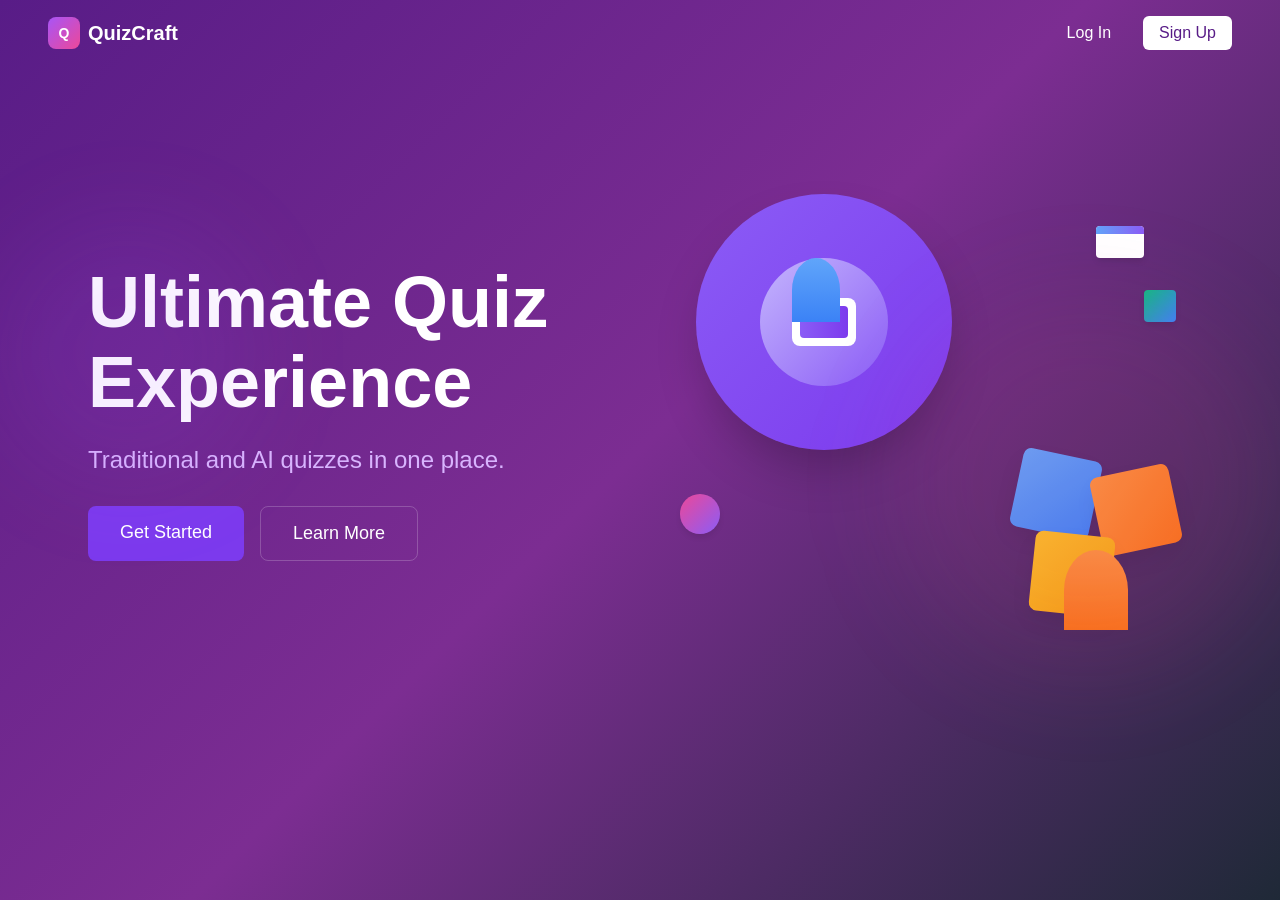
<file: index.html>
<!DOCTYPE html>
<html lang="en">
<head>
    <meta charset="UTF-8">
    <meta name="viewport" content="width=device-width, initial-scale=1.0">
    <title>QuizCraft - AI Quiz Generator</title>
    <link rel="stylesheet" href="styles.css">
</head>
<body>
    <div class="container">
        <!-- Navigation Header -->
        <nav class="navbar">
            <div class="logo">
                <div class="logo-icon">Q</div>
                <span class="logo-text">QuizCraft</span>
            </div>
            <div class="nav-buttons">
                <a href="login.html" class="btn-ghost">Log In</a>
                <a href="signup.html" class="btn-primary">Sign Up</a>
            </div>
        </nav>

        <!-- Main Content -->
        <main class="main-content">
            <div class="content-grid">
                <!-- Left Content -->
                <div class="hero-text">
                    <h1 class="main-heading">
                        Ultimate Quiz <br>
                        Experience
                    </h1>
                    <p class="subtitle">
                        Traditional and AI quizzes in one place.
                    </p>
                    <div class="cta-buttons">
                        <!-- ✅ Link to your Streamlit app -->
                        <a href="signup.html" class="btn-cta" target="_blank">Get Started</a>
                        <button class="btn-outline">Learn More</button>
                    </div>
                </div>

                <!-- Right Illustration -->
                <div class="illustration">
                    <div class="ai-circle">
                        <div class="ai-inner">
                            <div class="book-icon"></div>
                        </div>
                    </div>
                    <div class="puzzle-container">
                        <div class="puzzle-piece puzzle-blue"></div>
                        <div class="puzzle-piece puzzle-orange"></div>
                        <div class="puzzle-piece puzzle-yellow"></div>
                    </div>
                    <div class="floating-card"></div>
                    <div class="floating-circle"></div>
                    <div class="floating-square"></div>
                    <div class="person person-1"></div>
                    <div class="person person-2"></div>
                </div>
            </div>
        </main>

        <div class="bg-element bg-element-1"></div>
        <div class="bg-element bg-element-2"></div>
    </div>
</body>
</html>
</file>
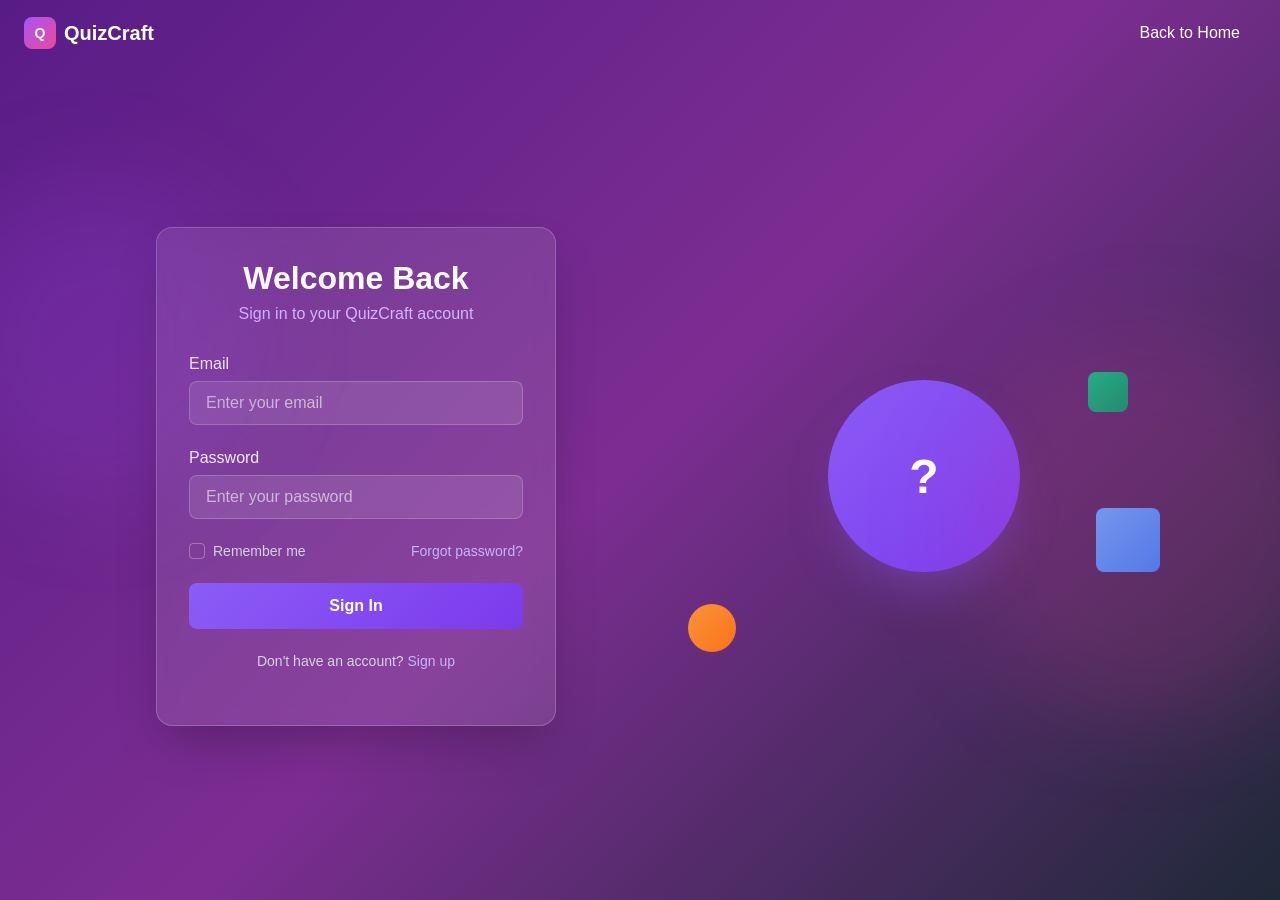
<file: login.html>
<!DOCTYPE html>
<html lang="en">
<head>
    <meta charset="UTF-8">
    <meta name="viewport" content="width=device-width, initial-scale=1.0">
    <title>Login - QuizCraft</title>
    <link rel="stylesheet" href="auth-styles.css">
</head>
<body>
    <div class="auth-container">
        <!-- Navigation Header -->
        <nav class="navbar">
            <div class="logo">
                <div class="logo-icon">Q</div>
                <span class="logo-text">QuizCraft</span>
            </div>
            <div class="nav-buttons">
                <a href="index.html" class="btn-ghost">Back to Home</a>
            </div>
        </nav>

        <!-- Login Form -->
        <div class="auth-content">
            <div class="auth-form-container">
                <div class="auth-form">
                    <div class="form-header">
                        <h1>Welcome Back</h1>
                        <p>Sign in to your QuizCraft account</p>
                    </div>

                    <form class="login-form">
                        <div class="form-group">
                            <label for="email">Email</label>
                            <input type="email" id="email" name="email" placeholder="Enter your email" required>
                        </div>

                        <div class="form-group">
                            <label for="password">Password</label>
                            <input type="password" id="password" name="password" placeholder="Enter your password" required>
                        </div>

                        <div class="form-options">
                            <label class="checkbox-container">
                                <input type="checkbox" id="remember">
                                <span class="checkmark"></span>
                                Remember me
                            </label>
                            <a href="#" class="forgot-link">Forgot password?</a>
                        </div>

                        <button type="submit" class="btn-submit">Sign In</button>
                    </form>

                    <div class="form-footer">
                        <p>Don't have an account? <a href="signup.html" class="auth-link">Sign up</a></p>
                    </div>


                    
                </div>
            </div>

            <!-- Decorative Elements -->
            <div class="auth-decoration">
                <div class="floating-shape shape-1"></div>
                <div class="floating-shape shape-2"></div>
                <div class="floating-shape shape-3"></div>
                <div class="quiz-icon-large">
                    <div class="quiz-inner">?</div>
                </div>
            </div>
        </div>

        <!-- Background Elements -->
        <div class="bg-element bg-element-1"></div>
        <div class="bg-element bg-element-2"></div>
    </div>
</body>
</html>
</file>
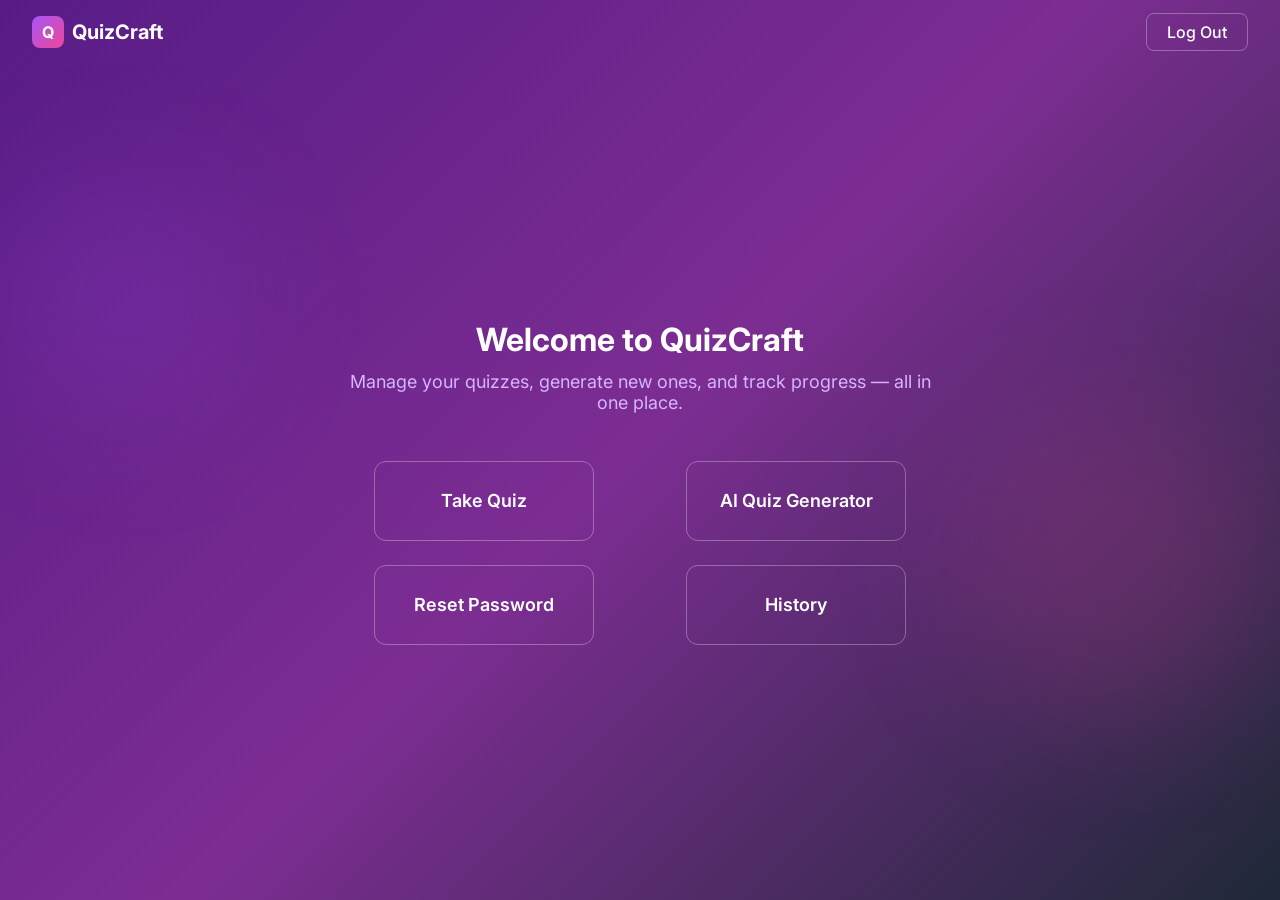
<file: main.html>
<!DOCTYPE html>
<html lang="en">
<head>
    <meta charset="UTF-8">
    <meta name="viewport" content="width=device-width, initial-scale=1.0">
    <title>QuizCraft - Dashboard</title>
    <link rel="stylesheet" href="menu.css">
</head>
<body>
    <div class="container">
        <!-- Navigation -->
        <nav class="navbar">
            <div class="logo">
                <div class="logo-icon">Q</div>
                <span class="logo-text">QuizCraft</span>
            </div>
            <div class="nav-buttons">
                <a href="logout.html" class="btn-ghost">Log Out</a>
            </div>
        </nav>

        <!-- Dashboard Menu -->
        <main class="dashboard">
            <h1 class="dashboard-heading">Welcome to QuizCraft</h1>
            <p class="dashboard-subtitle">Manage your quizzes, generate new ones, and track progress — all in one place.</p>

            <div class="menu-grid">
                <a href="take.html" class="menu-btn slide-up">Take Quiz</a>
                <a href="http://localhost:8501" target="_blank" class="menu-btn slide-up delay-1">AI Quiz Generator</a>
                <a href="pass.html" class="menu-btn slide-up delay-2">Reset Password</a>
                <a href="#" class="menu-btn slide-up delay-3">History</a>
            </div>
        </main>

        <!-- Background Elements -->
        <div class="bg-element bg-element-1"></div>
        <div class="bg-element bg-element-2"></div>
    </div>
</body>
</html>
</file>
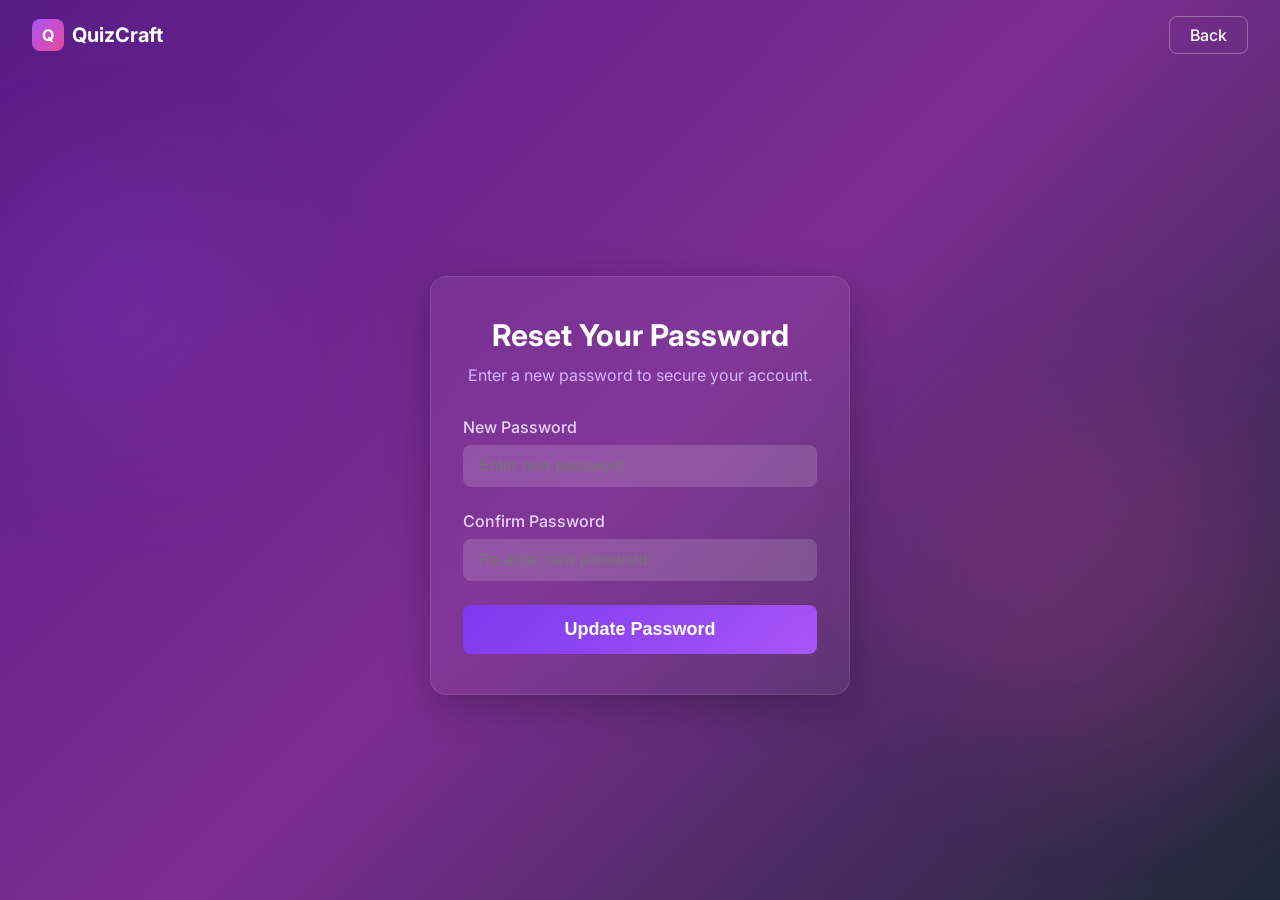
<file: pass.html>
<!DOCTYPE html>
<html lang="en">
<head>
  <meta charset="UTF-8">
  <meta name="viewport" content="width=device-width, initial-scale=1.0">
  <title>QuizCraft – Reset Password</title>
  <link rel="stylesheet" href="passs.css">
</head>
<body>
  <div class="container">
    <!-- Navbar -->
    <nav class="navbar">
      <div class="logo">
        <div class="logo-icon">Q</div>
        <span class="logo-text">QuizCraft</span>
      </div>
      <a href="index.html" class="btn-ghost">Back</a>
    </nav>

    <!-- Password Reset Section -->
    <main class="reset-section">
      <div class="reset-card slide-up">
        <h1 class="reset-heading">Reset Your Password</h1>
        <p class="reset-subtitle">Enter a new password to secure your account.</p>

        <form class="reset-form">
          <div class="form-group">
            <label for="password">New Password</label>
            <input type="password" id="password" placeholder="Enter new password" required>
          </div>

          <div class="form-group">
            <label for="confirm">Confirm Password</label>
            <input type="password" id="confirm" placeholder="Re-enter new password" required>
          </div>

          <button type="submit" class="btn-cta full-width">Update Password</button>
        </form>
      </div>
    </main>

    <!-- Background elements -->
    <div class="bg-element bg-element-1"></div>
    <div class="bg-element bg-element-2"></div>
  </div>
</body>
</html>
</file>
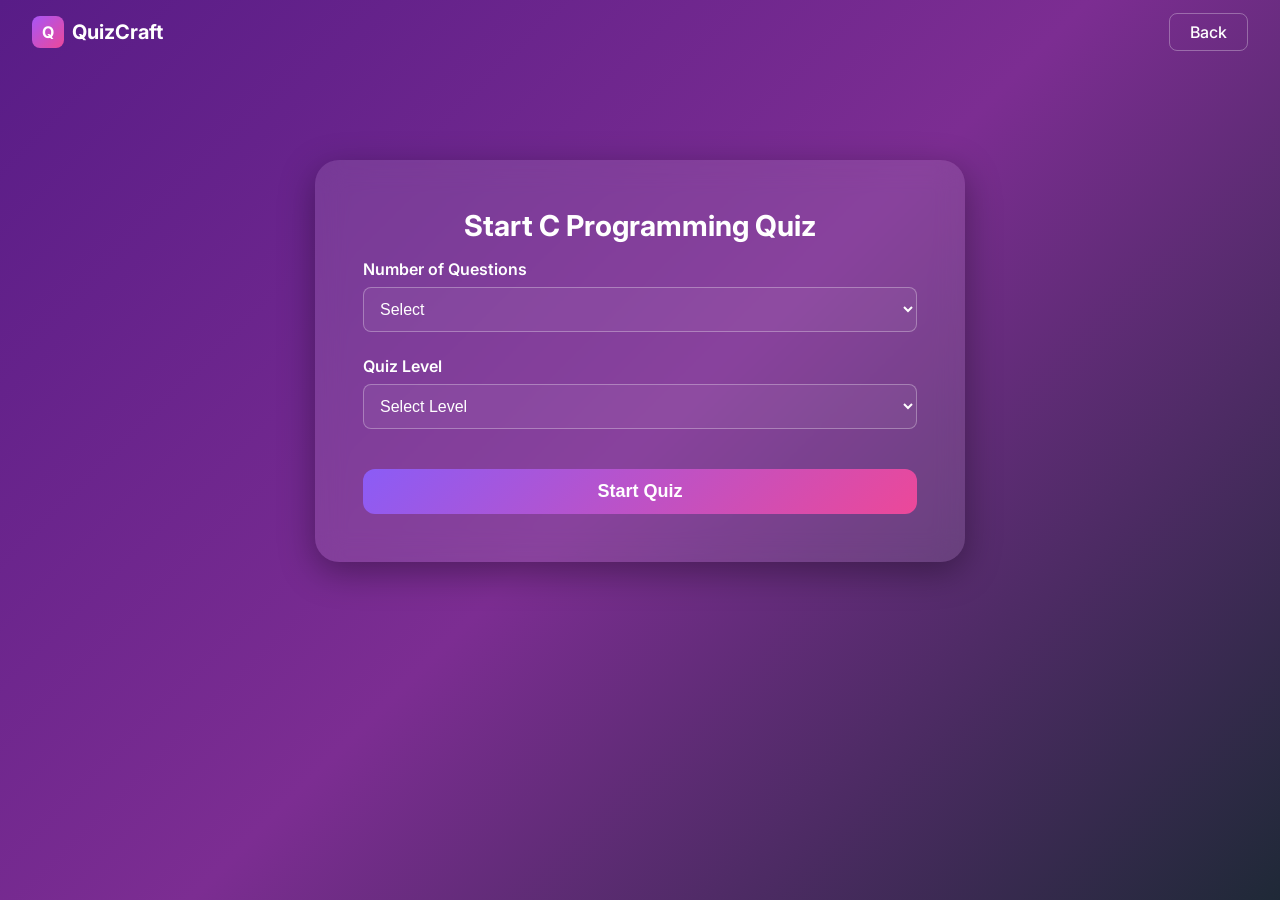
<file: quiz_c.html>
<!DOCTYPE html>
<html lang="en">
<head>
    <meta charset="UTF-8" />
    <meta name="viewport" content="width=device-width, initial-scale=1.0" />
    <title>C Quiz - QuizCraft</title>
    <link rel="stylesheet" href="menu.css" />
    <style>
        .quiz-container {
            max-width: 650px;
            width: 90%;
            margin: auto;
            margin-top: 6rem;
            background: rgba(255, 255, 255, 0.10);
            padding: 3rem;
            border-radius: 1.5rem;
            backdrop-filter: blur(14px);
            box-shadow: 0 10px 35px rgba(0, 0, 0, 0.35);
            animation: fadeIn 1s ease-out;
        }
        .quiz-title {
            font-size: 1.8rem;
            font-weight: 700;
            margin-bottom: 1rem;
            text-align: center;
        }
        .form-group { margin-bottom: 1.5rem; }
        label {
            font-size: 1rem;
            font-weight: 600;
            margin-bottom: 0.5rem;
            display: block;
        }
        select, input {
            width: 100%;
            padding: 0.75rem;
            border-radius: 0.5rem;
            border: 1px solid rgba(255, 255, 255, 0.3);
            background: rgba(255, 255, 255, 0.05);
            color: white;
            outline: none;
            font-size: 1rem;
        }
        .submit-btn {
            width: 100%;
            padding: 0.75rem;
            margin-top: 1rem;
            background: linear-gradient(135deg, #8b5cf6, #ec4899);
            color: white;
            font-size: 1.125rem;
            border: none;
            border-radius: 0.75rem;
            cursor: pointer;
            font-weight: 600;
            transition: 0.3s;
        }
        .submit-btn:hover {
            transform: translateY(-3px);
            box-shadow: 0 6px 20px rgba(236, 72, 153, 0.3);
        }
            select option {
            background: #3b0764;
            color: white;
        }
    </style>
</head>
<body>
    <div class="container">
        <nav class="navbar">
            <div class="logo">
                <div class="logo-icon">Q</div>
                <span class="logo-text">QuizCraft</span>
            </div>
            <div class="nav-buttons">
                <a href="take.html" class="btn-ghost">Back</a>
            </div>
        </nav>

        <div class="quiz-container">
            <h1 class="quiz-title">Start C Programming Quiz</h1>
            <form action="c_quiz_start.php" method="POST">
                <div class="form-group">
                    <label for="num">Number of Questions</label>
                    <select name="num" id="num" required>
                        <option value="" disabled selected>Select</option>
                        <script>
                            for(let i=5; i<=30; i++){
                                document.write(`<option value="${i}">${i}</option>`);
                            }
                        </script>
                    </select>
                </div>

                <div class="form-group">
                    <label for="level">Quiz Level</label>
                    <select name="level" id="level" required>
                        <option value="" disabled selected>Select Level</option>
                        <option value="simple">Simple</option>
                        <option value="medium">Medium</option>
                        <option value="hard">Hard</option>
                    </select>
                </div>

                <button type="submit" class="submit-btn">Start Quiz</button>
            </form>
        </div>
    </div>
</body>
</html>
</file>
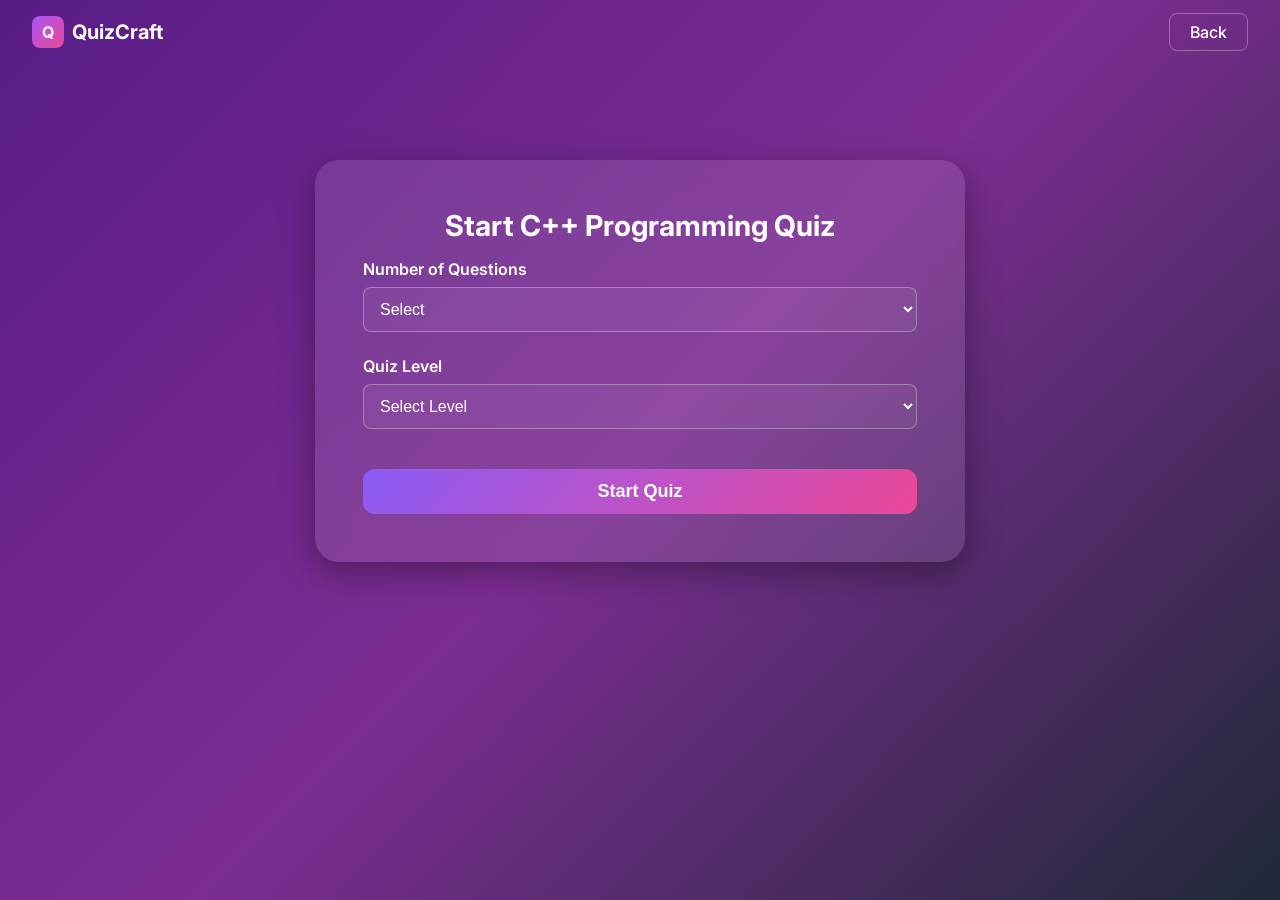
<file: quiz_cpp.html>
<!DOCTYPE html>
<html lang="en">
<head>
    <meta charset="UTF-8" />
    <meta name="viewport" content="width=device-width, initial-scale=1.0" />
    <title>C Quiz - QuizCraft</title>
    <link rel="stylesheet" href="menu.css" />
    <style>
        .quiz-container {
            max-width: 650px;
            width: 90%;
            margin: auto;
            margin-top: 6rem;
            background: rgba(255, 255, 255, 0.10);
            padding: 3rem;
            border-radius: 1.5rem;
            backdrop-filter: blur(14px);
            box-shadow: 0 10px 35px rgba(0, 0, 0, 0.35);
            animation: fadeIn 1s ease-out;
        }
        .quiz-title {
            font-size: 1.8rem;
            font-weight: 700;
            margin-bottom: 1rem;
            text-align: center;
        }
        .form-group { margin-bottom: 1.5rem; }
        label {
            font-size: 1rem;
            font-weight: 600;
            margin-bottom: 0.5rem;
            display: block;
        }
        select, input {
            width: 100%;
            padding: 0.75rem;
            border-radius: 0.5rem;
            border: 1px solid rgba(255, 255, 255, 0.3);
            background: rgba(255, 255, 255, 0.05);
            color: white;
            outline: none;
            font-size: 1rem;
        }
        .submit-btn {
            width: 100%;
            padding: 0.75rem;
            margin-top: 1rem;
            background: linear-gradient(135deg, #8b5cf6, #ec4899);
            color: white;
            font-size: 1.125rem;
            border: none;
            border-radius: 0.75rem;
            cursor: pointer;
            font-weight: 600;
            transition: 0.3s;
        }
        .submit-btn:hover {
            transform: translateY(-3px);
            box-shadow: 0 6px 20px rgba(236, 72, 153, 0.3);
        }
            select option {
            background: #3b0764;
            color: white;
        }
    </style>
</head>
<body>
    <div class="container">
        <nav class="navbar">
            <div class="logo">
                <div class="logo-icon">Q</div>
                <span class="logo-text">QuizCraft</span>
            </div>
            <div class="nav-buttons">
                <a href="take.html" class="btn-ghost">Back</a>
            </div>
        </nav>

        <div class="quiz-container">
            <h1 class="quiz-title">Start C++ Programming Quiz</h1>
            <form action="c_quiz_start.php" method="POST">
                <div class="form-group">
                    <label for="num">Number of Questions</label>
                    <select name="num" id="num" required>
                        <option value="" disabled selected>Select</option>
                        <script>
                            for(let i=5; i<=30; i++){
                                document.write(`<option value="${i}">${i}</option>`);
                            }
                        </script>
                    </select>
                </div>

                <div class="form-group">
                    <label for="level">Quiz Level</label>
                    <select name="level" id="level" required>
                        <option value="" disabled selected>Select Level</option>
                        <option value="simple">Simple</option>
                        <option value="medium">Medium</option>
                        <option value="hard">Hard</option>
                    </select>
                </div>

                <button type="submit" class="submit-btn">Start Quiz</button>
            </form>
        </div>
    </div>
</body>
</html>
</file>
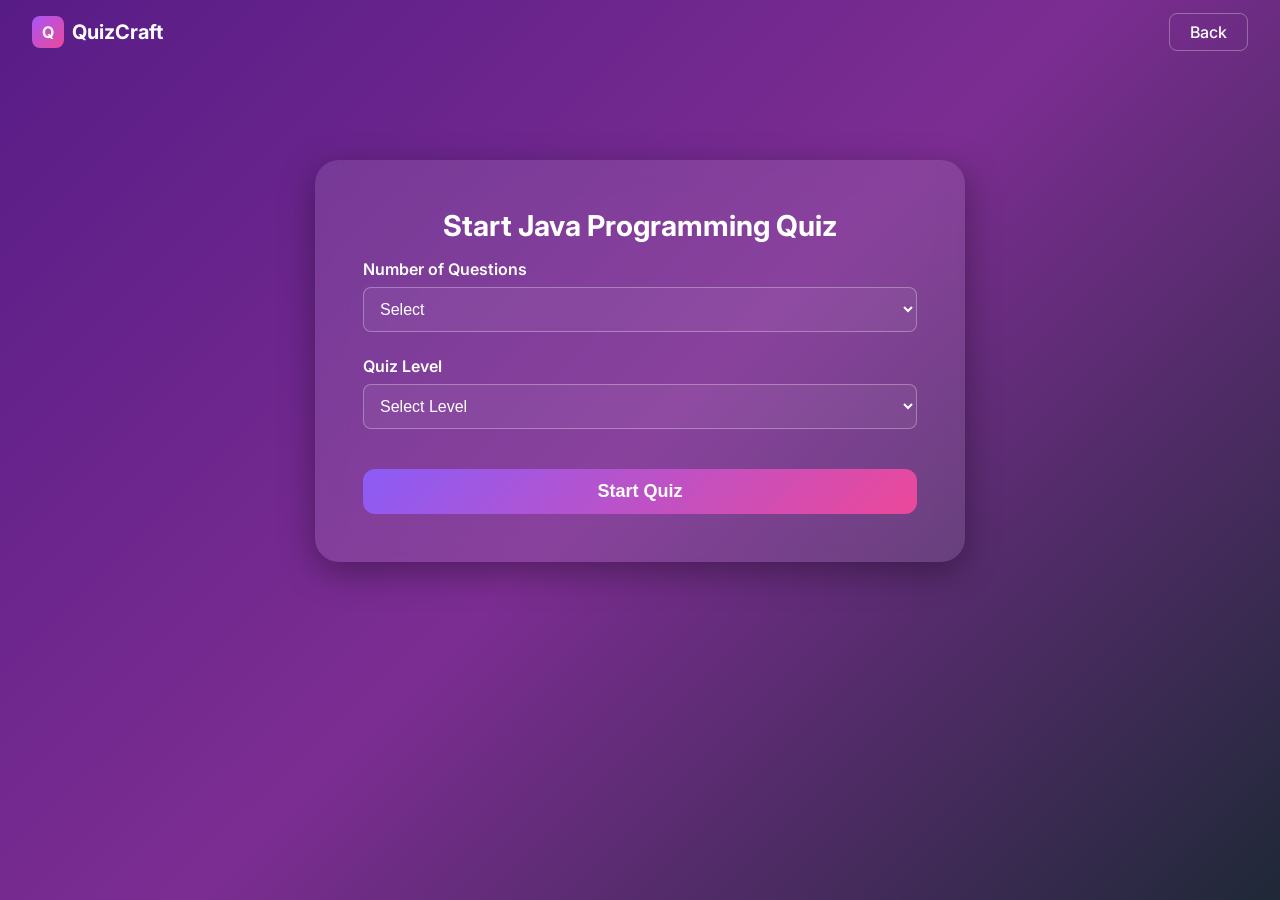
<file: quiz_java.html>
<!DOCTYPE html>
<html lang="en">
<head>
    <meta charset="UTF-8" />
    <meta name="viewport" content="width=device-width, initial-scale=1.0" />
    <title>C Quiz - QuizCraft</title>
    <link rel="stylesheet" href="menu.css" />
    <style>
        .quiz-container {
            max-width: 650px;
            width: 90%;
            margin: auto;
            margin-top: 6rem;
            background: rgba(255, 255, 255, 0.10);
            padding: 3rem;
            border-radius: 1.5rem;
            backdrop-filter: blur(14px);
            box-shadow: 0 10px 35px rgba(0, 0, 0, 0.35);
            animation: fadeIn 1s ease-out;
        }
        .quiz-title {
            font-size: 1.8rem;
            font-weight: 700;
            margin-bottom: 1rem;
            text-align: center;
        }
        .form-group { margin-bottom: 1.5rem; }
        label {
            font-size: 1rem;
            font-weight: 600;
            margin-bottom: 0.5rem;
            display: block;
        }
        select, input {
            width: 100%;
            padding: 0.75rem;
            border-radius: 0.5rem;
            border: 1px solid rgba(255, 255, 255, 0.3);
            background: rgba(255, 255, 255, 0.05);
            color: white;
            outline: none;
            font-size: 1rem;
        }
        .submit-btn {
            width: 100%;
            padding: 0.75rem;
            margin-top: 1rem;
            background: linear-gradient(135deg, #8b5cf6, #ec4899);
            color: white;
            font-size: 1.125rem;
            border: none;
            border-radius: 0.75rem;
            cursor: pointer;
            font-weight: 600;
            transition: 0.3s;
        }
        .submit-btn:hover {
            transform: translateY(-3px);
            box-shadow: 0 6px 20px rgba(236, 72, 153, 0.3);
        }
            select option {
            background: #3b0764;
            color: white;
        }
    </style>
</head>
<body>
    <div class="container">
        <nav class="navbar">
            <div class="logo">
                <div class="logo-icon">Q</div>
                <span class="logo-text">QuizCraft</span>
            </div>
            <div class="nav-buttons">
                <a href="take.html" class="btn-ghost">Back</a>
            </div>
        </nav>

        <div class="quiz-container">
            <h1 class="quiz-title">Start Java Programming Quiz</h1>
            <form action="c_quiz_start.php" method="POST">
                <div class="form-group">
                    <label for="num">Number of Questions</label>
                    <select name="num" id="num" required>
                        <option value="" disabled selected>Select</option>
                        <script>
                            for(let i=5; i<=30; i++){
                                document.write(`<option value="${i}">${i}</option>`);
                            }
                        </script>
                    </select>
                </div>

                <div class="form-group">
                    <label for="level">Quiz Level</label>
                    <select name="level" id="level" required>
                        <option value="" disabled selected>Select Level</option>
                        <option value="simple">Simple</option>
                        <option value="medium">Medium</option>
                        <option value="hard">Hard</option>
                    </select>
                </div>

                <button type="submit" class="submit-btn">Start Quiz</button>
            </form>
        </div>
    </div>
</body>
</html>
</file>
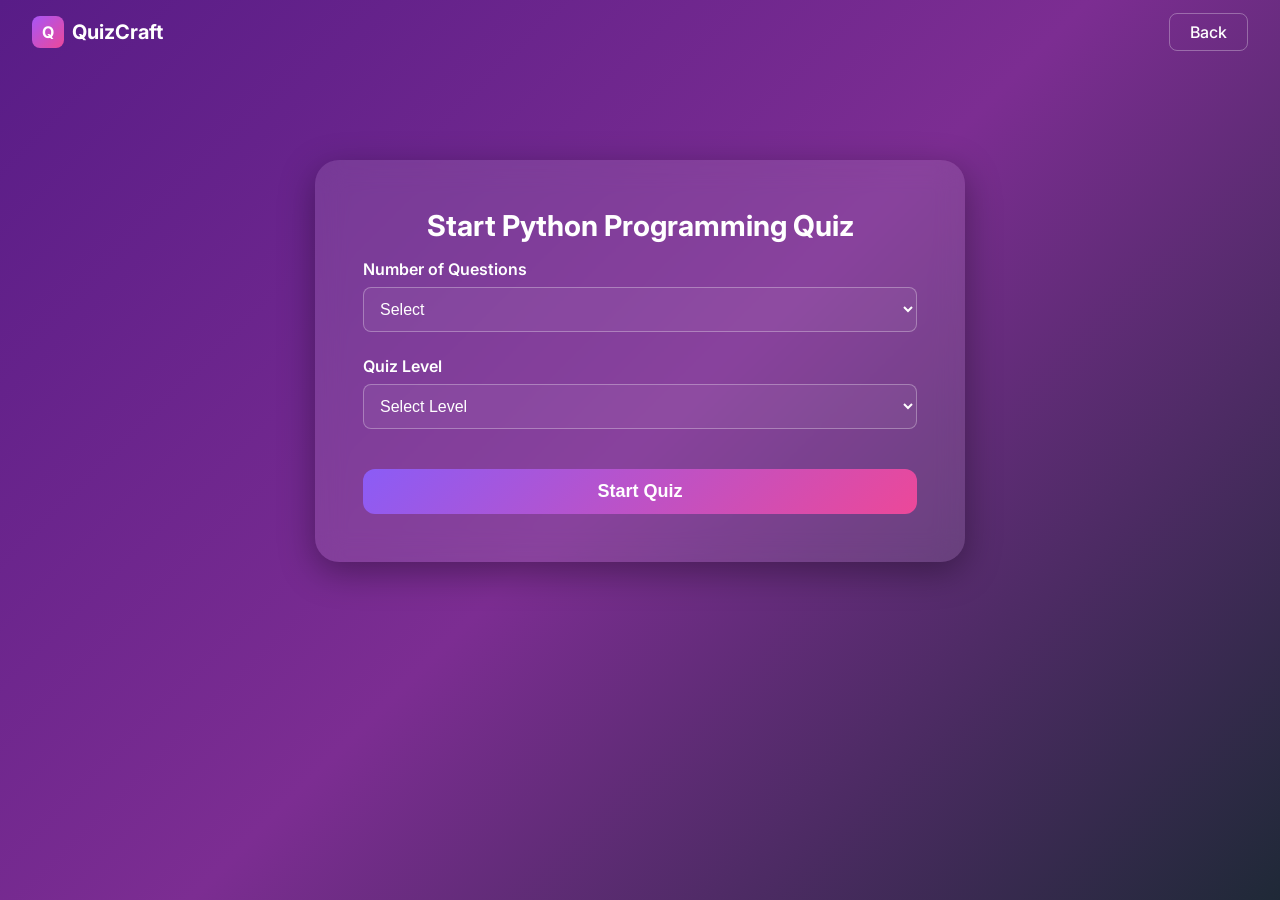
<file: quiz_python.html>
<!DOCTYPE html>
<html lang="en">
<head>
    <meta charset="UTF-8" />
    <meta name="viewport" content="width=device-width, initial-scale=1.0" />
    <title>C Quiz - QuizCraft</title>
    <link rel="stylesheet" href="menu.css" />
    <style>
        .quiz-container {
            max-width: 650px;
            width: 90%;
            margin: auto;
            margin-top: 6rem;
            background: rgba(255, 255, 255, 0.10);
            padding: 3rem;
            border-radius: 1.5rem;
            backdrop-filter: blur(14px);
            box-shadow: 0 10px 35px rgba(0, 0, 0, 0.35);
            animation: fadeIn 1s ease-out;
        }
        .quiz-title {
            font-size: 1.8rem;
            font-weight: 700;
            margin-bottom: 1rem;
            text-align: center;
        }
        .form-group { margin-bottom: 1.5rem; }
        label {
            font-size: 1rem;
            font-weight: 600;
            margin-bottom: 0.5rem;
            display: block;
        }
        select, input {
            width: 100%;
            padding: 0.75rem;
            border-radius: 0.5rem;
            border: 1px solid rgba(255, 255, 255, 0.3);
            background: rgba(255, 255, 255, 0.05);
            color: white;
            outline: none;
            font-size: 1rem;
        }
        .submit-btn {
            width: 100%;
            padding: 0.75rem;
            margin-top: 1rem;
            background: linear-gradient(135deg, #8b5cf6, #ec4899);
            color: white;
            font-size: 1.125rem;
            border: none;
            border-radius: 0.75rem;
            cursor: pointer;
            font-weight: 600;
            transition: 0.3s;
        }
        .submit-btn:hover {
            transform: translateY(-3px);
            box-shadow: 0 6px 20px rgba(236, 72, 153, 0.3);
        }
            select option {
            background: #3b0764;
            color: white;
        }
    </style>
</head>
<body>
    <div class="container">
        <nav class="navbar">
            <div class="logo">
                <div class="logo-icon">Q</div>
                <span class="logo-text">QuizCraft</span>
            </div>
            <div class="nav-buttons">
                <a href="take.html" class="btn-ghost">Back</a>
            </div>
        </nav>

        <div class="quiz-container">
            <h1 class="quiz-title">Start Python Programming Quiz</h1>
            <form action="c_quiz_start.php" method="POST">
                <div class="form-group">
                    <label for="num">Number of Questions</label>
                    <select name="num" id="num" required>
                        <option value="" disabled selected>Select</option>
                        <script>
                            for(let i=5; i<=30; i++){
                                document.write(`<option value="${i}">${i}</option>`);
                            }
                        </script>
                    </select>
                </div>

                <div class="form-group">
                    <label for="level">Quiz Level</label>
                    <select name="level" id="level" required>
                        <option value="" disabled selected>Select Level</option>
                        <option value="simple">Simple</option>
                        <option value="medium">Medium</option>
                        <option value="hard">Hard</option>
                    </select>
                </div>

                <button type="submit" class="submit-btn">Start Quiz</button>
            </form>
        </div>
    </div>
</body>
</html>
</file>
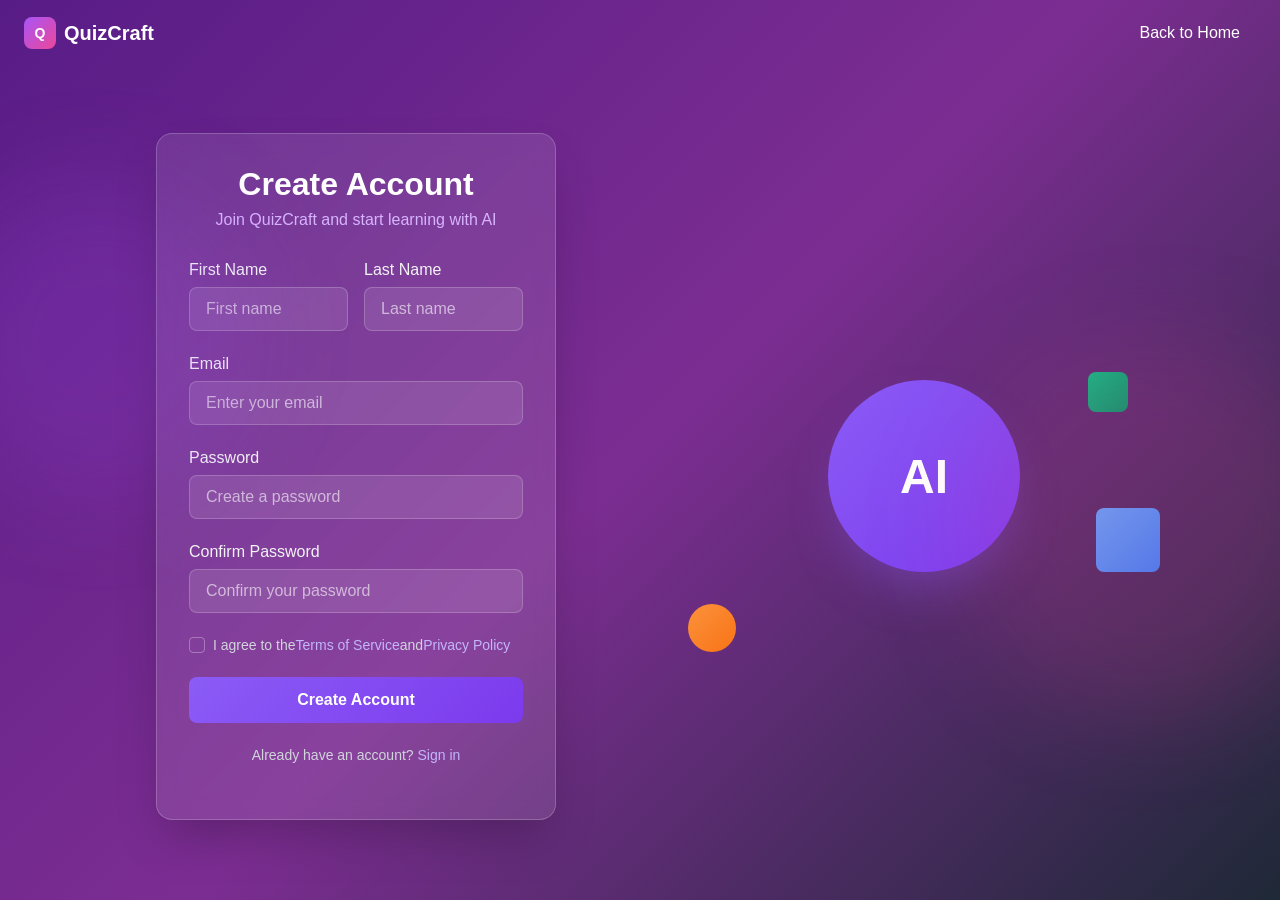
<file: signup.html>
<!DOCTYPE html>
<html lang="en">
<head>
    <meta charset="UTF-8">
    <meta name="viewport" content="width=device-width, initial-scale=1.0">
    <title>Sign Up - QuizCraft</title>
    <link rel="stylesheet" href="auth-styles.css">
</head>
<body>
    <div class="auth-container">
        <!-- Navigation Header -->
        <nav class="navbar">
            <div class="logo">
                <div class="logo-icon">Q</div>
                <span class="logo-text">QuizCraft</span>
            </div>
            <div class="nav-buttons">
                <a href="index.html" class="btn-ghost">Back to Home</a>
            </div>
        </nav>

        <!-- Signup Form -->
        <div class="auth-content">
            <div class="auth-form-container">
                <div class="auth-form">
                    <div class="form-header">
                        <h1>Create Account</h1>
                        <p>Join QuizCraft and start learning with AI</p>
                    </div>

                    <form class="signup-form" method="POST" action="/signup">
                        <div class="form-row">
                            <div class="form-group">
                                <label for="firstName">First Name</label>
                                <input type="text" id="firstName" name="firstName" placeholder="First name" required>
                            </div>
                            <div class="form-group">
                                <label for="lastName">Last Name</label>
                                <input type="text" id="lastName" name="lastName" placeholder="Last name" required>
                            </div>
                        </div>

                        <div class="form-group">
                            <label for="email">Email</label>
                            <input type="email" id="email" name="email" placeholder="Enter your email" required>
                        </div>

                        <div class="form-group">
                            <label for="password">Password</label>
                            <input type="password" id="password" name="password" placeholder="Create a password" required>
                        </div>

                        <div class="form-group">
                            <label for="confirmPassword">Confirm Password</label>
                            <input type="password" id="confirmPassword" name="confirmPassword" placeholder="Confirm your password" required>
                        </div>

                        <div class="form-options">
                            <label class="checkbox-container">
                                <input type="checkbox" id="terms" required>
                                <span class="checkmark"></span>
                                I agree to the <a href="#" class="terms-link">Terms of Service</a> and <a href="#" class="terms-link">Privacy Policy</a>
                            </label>
                        </div>

                        <button type="submit" class="btn-submit">Create Account</button>
                    </form>

                    <div class="form-footer">
                        <p>Already have an account? <a href="login.html" class="auth-link">Sign in</a></p>
                    </div>
                </div>
            </div>

            <!-- Decorative Elements -->
            <div class="auth-decoration">
                <div class="floating-shape shape-1"></div>
                <div class="floating-shape shape-2"></div>
                <div class="floating-shape shape-3"></div>
                <div class="quiz-icon-large">
                    <div class="quiz-inner">AI</div>
                </div>
            </div>
        </div>

        <!-- Background Elements -->
        <div class="bg-element bg-element-1"></div>
        <div class="bg-element bg-element-2"></div>
    </div>
</body>
</html>
</file>
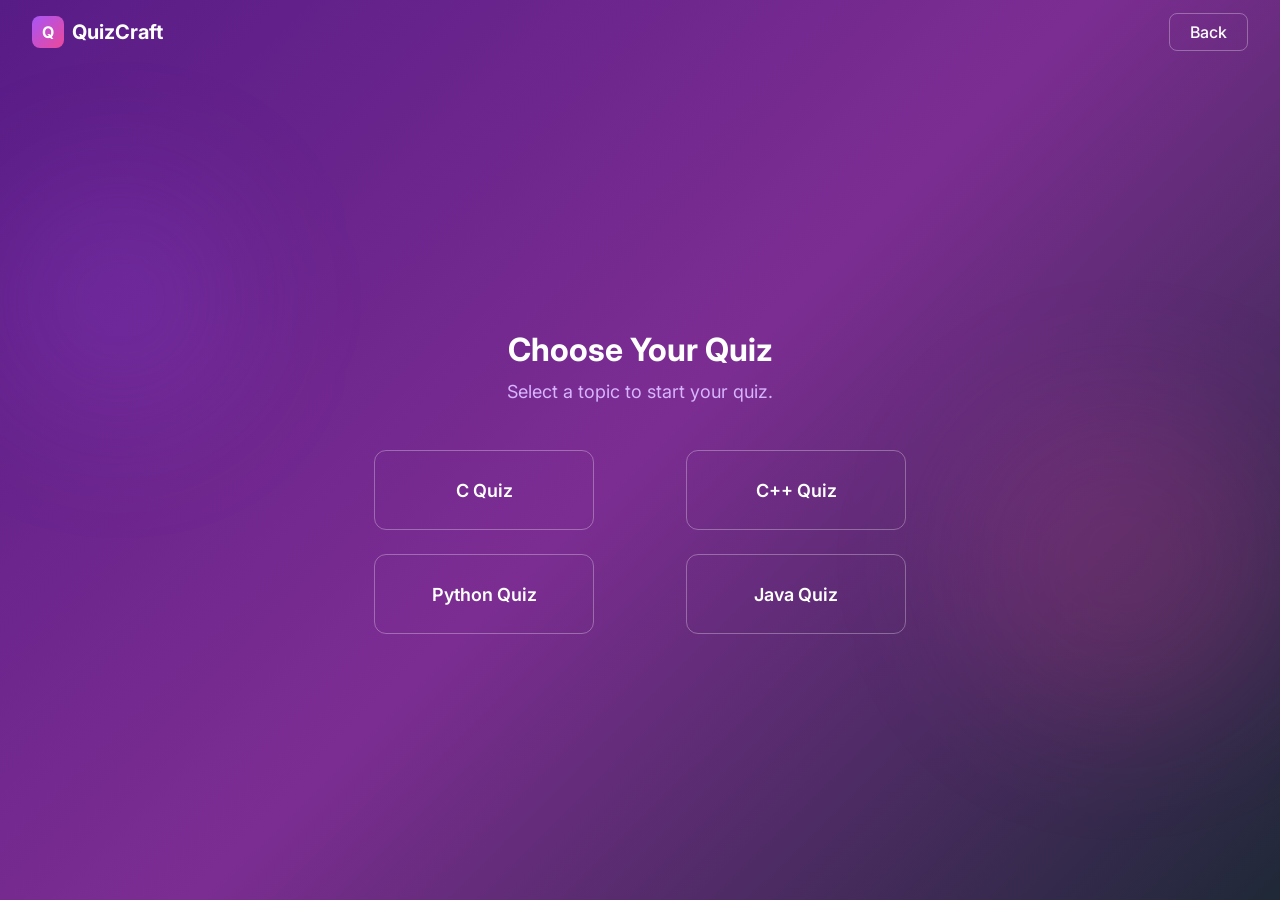
<file: take.html>
<!DOCTYPE html>
<html lang="en">
<head>
    <meta charset="UTF-8">
    <meta name="viewport" content="width=device-width, initial-scale=1.0">
    <title>Take Quiz - QuizCraft</title>
    <link rel="stylesheet" href="menu.css"> <!-- Reuse same CSS -->
</head>
<body>
    <div class="container">

        <!-- Navbar -->
        <nav class="navbar">
            <div class="logo">
                <div class="logo-icon">Q</div>
                <span class="logo-text">QuizCraft</span>
            </div>
            <div class="nav-buttons">
                <a href="main.html" class="btn-ghost">Back</a>
            </div>
        </nav>

        <!-- Page Content -->
        <main class="dashboard">
            <h1 class="dashboard-heading">Choose Your Quiz</h1>
            <p class="dashboard-subtitle">Select a topic to start your quiz.</p>

            <div class="menu-grid">
                <a href="quiz_c.html" class="menu-btn slide-up">C Quiz</a>
                <a href="quiz_cpp.html" class="menu-btn slide-up delay-1">C++ Quiz</a>
                <a href="quiz_python.html" class="menu-btn slide-up delay-2">Python Quiz</a>
                <a href="quiz_java.html" class="menu-btn slide-up delay-3">Java Quiz</a>
            </div>
        </main>

        <div class="bg-element bg-element-1"></div>
        <div class="bg-element bg-element-2"></div>
    </div>
</body>
</html>
</file>
<file: styles.css>
* {
    margin: 0;
    padding: 0;
    box-sizing: border-box;
}

body {
    font-family: 'Inter', -apple-system, BlinkMacSystemFont, 'Segoe UI', Roboto, sans-serif;
    overflow-x: hidden;
}

.container {
    min-height: 100vh;
    background: linear-gradient(135deg, #581c87 0%, #7c2d92 50%, #1f2937 100%);
    color: white;
    position: relative;
    overflow: hidden;
}

/* Navigation */
.navbar {
    display: flex;
    justify-content: space-between;
    align-items: center;
    padding: 1rem 1.5rem;
    position: relative;
    z-index: 10;
}

.logo {
    display: flex;
    align-items: center;
    gap: 0.5rem;
}

.logo-icon {
    width: 2rem;
    height: 2rem;
    background: linear-gradient(135deg, #a855f7, #ec4899);
    border-radius: 0.5rem;
    display: flex;
    align-items: center;
    justify-content: center;
    font-weight: bold;
    font-size: 0.875rem;
}

.logo-text {
    font-size: 1.25rem;
    font-weight: bold;
}

.nav-buttons {
    display: flex;
    gap: 1rem;
}

.btn-ghost {
    background: transparent;
    border: none;
    color: white;
    padding: 0.5rem 1rem;
    border-radius: 0.375rem;
    cursor: pointer;
    transition: background-color 0.2s;
    text-decoration: none;
}

.btn-ghost:hover {
    background: rgba(255, 255, 255, 0.1);
}

.btn-primary {
    background: white;
    color: #581c87;
    border: none;
    padding: 0.5rem 1rem;
    border-radius: 0.375rem;
    cursor: pointer;
    font-weight: 500;
    transition: background-color 0.2s;
    text-decoration: none;
}

.btn-primary:hover {
    background: #f3f4f6;
}

/* Main Content */
.main-content {
    padding: 3rem 1.5rem;
    max-width: 1200px;
    margin: 0 auto;
}

.content-grid {
    display: grid;
    grid-template-columns: 1fr;
    gap: 3rem;
    align-items: center;
}

@media (min-width: 1024px) {
    .content-grid {
        grid-template-columns: 1fr 1fr;
    }
    
    .navbar {
        padding: 1rem 3rem;
    }
    
    .main-content {
        padding: 6rem 3rem;
    }
}

/* Hero Text */
.hero-text {
    animation: slideInLeft 1s ease-out;
}

.main-heading {
    font-size: 3rem;
    font-weight: bold;
    line-height: 1.1;
    margin-bottom: 1.5rem;
}

@media (min-width: 1024px) {
    .main-heading {
        font-size: 4.5rem;
    }
}

.subtitle {
    font-size: 1.25rem;
    color: #d8b4fe;
    font-weight: 500;
    margin-bottom: 2rem;
}

@media (min-width: 1024px) {
    .subtitle {
        font-size: 1.5rem;
    }
}

.cta-buttons {
    display: flex;
    flex-direction: column;
    gap: 1rem;
}

@media (min-width: 640px) {
    .cta-buttons {
        flex-direction: row;
    }
}

.btn-cta {
    background: #7c3aed;
    color: white;
    border: none;
    padding: 1rem 2rem;
    border-radius: 0.5rem;
    font-size: 1.125rem;
    cursor: pointer;
    transition: background-color 0.2s;
    text-decoration: none;
    display: inline-block;
    text-align: center;
}

.btn-cta:hover {
    background: #6d28d9;
}

.btn-outline {
    background: transparent;
    color: white;
    border: 1px solid rgba(255, 255, 255, 0.2);
    padding: 1rem 2rem;
    border-radius: 0.5rem;
    font-size: 1.125rem;
    cursor: pointer;
    transition: background-color 0.2s;
}

.btn-outline:hover {
    background: rgba(255, 255, 255, 0.1);
}

/* Illustration */
.illustration {
    position: relative;
    width: 100%;
    height: 24rem;
    animation: slideInRight 1s ease-out 0.3s both;
}

@media (min-width: 1024px) {
    .illustration {
        height: 31.25rem;
    }
}

.ai-circle {
    position: absolute;
    top: 2rem;
    left: 2rem;
    width: 12rem;
    height: 12rem;
    background: linear-gradient(135deg, #8b5cf6, #7c3aed);
    border-radius: 50%;
    display: flex;
    align-items: center;
    justify-content: center;
    box-shadow: 0 25px 50px -12px rgba(0, 0, 0, 0.25);
    animation: pulse 2s infinite;
}

@media (min-width: 1024px) {
    .ai-circle {
        width: 16rem;
        height: 16rem;
    }
}

.ai-inner {
    width: 6rem;
    height: 6rem;
    background: linear-gradient(135deg, #c4b5fd, #8b5cf6);
    border-radius: 50%;
    display: flex;
    align-items: center;
    justify-content: center;
}

@media (min-width: 1024px) {
    .ai-inner {
        width: 8rem;
        height: 8rem;
    }
}

.book-icon {
    width: 4rem;
    height: 3rem;
    background: white;
    border-radius: 0.5rem;
    position: relative;
}

.book-icon::after {
    content: '';
    position: absolute;
    top: 50%;
    left: 50%;
    transform: translate(-50%, -50%);
    width: 3rem;
    height: 2rem;
    background: linear-gradient(90deg, #8b5cf6, #7c3aed);
    border-radius: 0.25rem;
}

/* Puzzle Pieces */
.puzzle-container {
    position: absolute;
    bottom: 3rem;
    right: 1rem;
    width: 8rem;
    height: 8rem;
}

@media (min-width: 1024px) {
    .puzzle-container {
        width: 10rem;
        height: 10rem;
    }
}

.puzzle-piece {
    position: absolute;
    width: 4rem;
    height: 4rem;
    border-radius: 0.5rem;
    box-shadow: 0 10px 25px -5px rgba(0, 0, 0, 0.1);
}

@media (min-width: 1024px) {
    .puzzle-piece {
        width: 5rem;
        height: 5rem;
    }
}

.puzzle-blue {
    top: 0;
    left: 0;
    background: linear-gradient(135deg, #60a5fa, #3b82f6);
    transform: rotate(12deg);
    animation: bounce 2s infinite;
}

.puzzle-orange {
    top: 1rem;
    right: 0;
    background: linear-gradient(135deg, #fb923c, #f97316);
    transform: rotate(-12deg);
    animation: bounce 2s infinite 0.15s;
}

.puzzle-yellow {
    bottom: 0;
    left: 1rem;
    background: linear-gradient(135deg, #fbbf24, #f59e0b);
    transform: rotate(6deg);
    animation: bounce 2s infinite 0.3s;
}

/* Floating Elements */
.floating-card {
    position: absolute;
    top: 4rem;
    right: 3rem;
    width: 3rem;
    height: 2rem;
    background: white;
    border-radius: 0.25rem;
    box-shadow: 0 4px 6px -1px rgba(0, 0, 0, 0.1);
    animation: float 3s ease-in-out infinite;
}

.floating-card::before {
    content: '';
    position: absolute;
    top: 0;
    left: 0;
    right: 0;
    height: 0.5rem;
    background: linear-gradient(90deg, #60a5fa, #8b5cf6);
    border-radius: 0.25rem 0.25rem 0 0;
}

.floating-circle {
    position: absolute;
    bottom: 8rem;
    left: 1rem;
    width: 2.5rem;
    height: 2.5rem;
    background: linear-gradient(135deg, #ec4899, #8b5cf6);
    border-radius: 50%;
    box-shadow: 0 4px 6px -1px rgba(0, 0, 0, 0.1);
    animation: float 3s ease-in-out infinite 0.5s;
}

.floating-square {
    position: absolute;
    top: 8rem;
    right: 1rem;
    width: 2rem;
    height: 2rem;
    background: linear-gradient(135deg, #10b981, #3b82f6);
    border-radius: 0.25rem;
    box-shadow: 0 4px 6px -1px rgba(0, 0, 0, 0.1);
    animation: float 3s ease-in-out infinite 0.7s;
}

/* People */
.person {
    position: absolute;
    border-radius: 50% 50% 0 0;
}

.person-1 {
    bottom: 2rem;
    right: 4rem;
    width: 4rem;
    height: 5rem;
    background: linear-gradient(180deg, #fb923c, #f97316);
}

.person-2 {
    top: 6rem;
    left: 8rem;
    width: 3rem;
    height: 4rem;
    background: linear-gradient(180deg, #60a5fa, #3b82f6);
}

/* Background Elements */
.bg-element {
    position: absolute;
    border-radius: 50%;
    filter: blur(3rem);
    pointer-events: none;
}

.bg-element-1 {
    top: 25%;
    left: 0;
    width: 16rem;
    height: 16rem;
    background: rgba(168, 85, 247, 0.1);
}

.bg-element-2 {
    bottom: 25%;
    right: 0;
    width: 24rem;
    height: 24rem;
    background: rgba(236, 72, 153, 0.1);
}

/* Animations */
@keyframes slideInLeft {
    from {
        opacity: 0;
        transform: translateX(-2rem);
    }
    to {
        opacity: 1;
        transform: translateX(0);
    }
}

@keyframes slideInRight {
    from {
        opacity: 0;
        transform: translateX(2rem);
    }
    to {
        opacity: 1;
        transform: translateX(0);
    }
}

@keyframes pulse {
    0%, 100% {
        transform: scale(1);
    }
    50% {
        transform: scale(1.05);
    }
}

@keyframes bounce {
    0%, 100% {
        transform: translateY(0) rotate(var(--rotation, 0deg));
    }
    50% {
        transform: translateY(-0.5rem) rotate(var(--rotation, 0deg));
    }
}

@keyframes float {
    0%, 100% {
        transform: translateY(0);
    }
    50% {
        transform: translateY(-0.625rem);
    }
}
</file>
<file: auth-styles.css>
* {
    margin: 0;
    padding: 0;
    box-sizing: border-box;
}

body {
    font-family: 'Inter', -apple-system, BlinkMacSystemFont, 'Segoe UI', Roboto, sans-serif;
    overflow-x: hidden;
}

.auth-container {
    min-height: 100vh;
    background: linear-gradient(135deg, #581c87 0%, #7c2d92 50%, #1f2937 100%);
    color: white;
    position: relative;
    overflow: hidden;
}

/* Navigation */
.navbar {
    display: flex;
    justify-content: space-between;
    align-items: center;
    padding: 1rem 1.5rem;
    position: relative;
    z-index: 10;
}

.logo {
    display: flex;
    align-items: center;
    gap: 0.5rem;
}

.logo-icon {
    width: 2rem;
    height: 2rem;
    background: linear-gradient(135deg, #a855f7, #ec4899);
    border-radius: 0.5rem;
    display: flex;
    align-items: center;
    justify-content: center;
    font-weight: bold;
    font-size: 0.875rem;
}

.logo-text {
    font-size: 1.25rem;
    font-weight: bold;
}

.nav-buttons {
    display: flex;
    gap: 1rem;
}

.btn-ghost {
    background: transparent;
    border: none;
    color: white;
    padding: 0.5rem 1rem;
    border-radius: 0.375rem;
    cursor: pointer;
    transition: background-color 0.2s;
    text-decoration: none;
}

.btn-ghost:hover {
    background: rgba(255, 255, 255, 0.1);
}

/* Auth Content */
.auth-content {
    display: grid;
    grid-template-columns: 1fr;
    gap: 2rem;
    align-items: center;
    padding: 2rem 1.5rem;
    max-width: 1200px;
    margin: 0 auto;
    min-height: calc(100vh - 5rem);
}

@media (min-width: 1024px) {
    .auth-content {
        grid-template-columns: 1fr 1fr;
        padding: 2rem 3rem;
    }
}

/* Form Container */
.auth-form-container {
    display: flex;
    justify-content: center;
    align-items: center;
    animation: slideInLeft 0.8s ease-out;
}

.auth-form {
    background: rgba(255, 255, 255, 0.1);
    backdrop-filter: blur(10px);
    border: 1px solid rgba(255, 255, 255, 0.2);
    border-radius: 1rem;
    padding: 2rem;
    width: 100%;
    max-width: 400px;
    box-shadow: 0 25px 50px -12px rgba(0, 0, 0, 0.25);
}

.form-header {
    text-align: center;
    margin-bottom: 2rem;
}

.form-header h1 {
    font-size: 2rem;
    font-weight: bold;
    margin-bottom: 0.5rem;
}

.form-header p {
    color: #d8b4fe;
    font-size: 1rem;
}

/* Form Elements */
.form-group {
    margin-bottom: 1.5rem;
}

.form-row {
    display: grid;
    grid-template-columns: 1fr 1fr;
    gap: 1rem;
}

.form-group label {
    display: block;
    margin-bottom: 0.5rem;
    font-weight: 500;
    color: #f3f4f6;
}

.form-group input {
    width: 100%;
    padding: 0.75rem 1rem;
    border: 1px solid rgba(255, 255, 255, 0.2);
    border-radius: 0.5rem;
    background: rgba(255, 255, 255, 0.1);
    color: white;
    font-size: 1rem;
    transition: all 0.2s;
}

.form-group input::placeholder {
    color: rgba(255, 255, 255, 0.6);
}

.form-group input:focus {
    outline: none;
    border-color: #a855f7;
    background: rgba(255, 255, 255, 0.15);
    box-shadow: 0 0 0 3px rgba(168, 85, 247, 0.1);
}

/* Form Options */
.form-options {
    display: flex;
    justify-content: space-between;
    align-items: center;
    margin-bottom: 1.5rem;
    flex-wrap: wrap;
    gap: 0.5rem;
}

.checkbox-container {
    display: flex;
    align-items: center;
    cursor: pointer;
    font-size: 0.875rem;
    color: #d1d5db;
}

.checkbox-container input {
    display: none;
}

.checkmark {
    width: 1rem;
    height: 1rem;
    border: 1px solid rgba(255, 255, 255, 0.3);
    border-radius: 0.25rem;
    margin-right: 0.5rem;
    display: flex;
    align-items: center;
    justify-content: center;
    transition: all 0.2s;
}

.checkbox-container input:checked + .checkmark {
    background: #a855f7;
    border-color: #a855f7;
}

.checkbox-container input:checked + .checkmark::after {
    content: '✓';
    color: white;
    font-size: 0.75rem;
}

.forgot-link, .terms-link {
    color: #c4b5fd;
    text-decoration: none;
    font-size: 0.875rem;
    transition: color 0.2s;
}

.forgot-link:hover, .terms-link:hover {
    color: #a855f7;
}

/* Buttons */
.btn-submit {
    width: 100%;
    background: linear-gradient(135deg, #8b5cf6, #7c3aed);
    color: white;
    border: none;
    padding: 0.875rem 1rem;
    border-radius: 0.5rem;
    font-size: 1rem;
    font-weight: 600;
    cursor: pointer;
    transition: all 0.2s;
    margin-bottom: 1.5rem;
}

.btn-submit:hover {
    background: linear-gradient(135deg, #7c3aed, #6d28d9);
    transform: translateY(-1px);
    box-shadow: 0 10px 25px -5px rgba(139, 92, 246, 0.4);
}

/* Form Footer */
.form-footer {
    text-align: center;
    margin-bottom: 1.5rem;
}

.form-footer p {
    color: #d1d5db;
    font-size: 0.875rem;
}

.auth-link {
    color: #c4b5fd;
    text-decoration: none;
    font-weight: 500;
    transition: color 0.2s;
}

.auth-link:hover {
    color: #a855f7;
}

/* Divider */
.divider {
    position: relative;
    text-align: center;
    margin: 1.5rem 0;
}

.divider::before {
    content: '';
    position: absolute;
    top: 50%;
    left: 0;
    right: 0;
    height: 1px;
    background: rgba(255, 255, 255, 0.2);
}

.divider span {
    background: rgba(255, 255, 255, 0.1);
    padding: 0 1rem;
    color: #d1d5db;
    font-size: 0.875rem;
}

/* Social Buttons */
.social-buttons {
    display: grid;
    grid-template-columns: 1fr 1fr;
    gap: 0.75rem;
}

.btn-social {
    display: flex;
    align-items: center;
    justify-content: center;
    gap: 0.5rem;
    padding: 0.75rem;
    border: 1px solid rgba(255, 255, 255, 0.2);
    border-radius: 0.5rem;
    background: rgba(255, 255, 255, 0.05);
    color: white;
    cursor: pointer;
    transition: all 0.2s;
    font-size: 0.875rem;
}

.btn-social:hover {
    background: rgba(255, 255, 255, 0.1);
    border-color: rgba(255, 255, 255, 0.3);
}

.social-icon {
    width: 1.25rem;
    height: 1.25rem;
    background: white;
    color: #1f2937;
    border-radius: 50%;
    display: flex;
    align-items: center;
    justify-content: center;
    font-weight: bold;
    font-size: 0.75rem;
}

/* Decoration */
.auth-decoration {
    position: relative;
    display: none;
    animation: slideInRight 0.8s ease-out 0.2s both;
}

@media (min-width: 1024px) {
    .auth-decoration {
        display: block;
    }
}

.floating-shape {
    position: absolute;
    border-radius: 0.5rem;
    animation: float 3s ease-in-out infinite;
}

.shape-1 {
    top: 2rem;
    right: 2rem;
    width: 4rem;
    height: 4rem;
    background: linear-gradient(135deg, #60a5fa, #3b82f6);
    animation-delay: 0s;
}

.shape-2 {
    top: 8rem;
    left: 2rem;
    width: 3rem;
    height: 3rem;
    background: linear-gradient(135deg, #fb923c, #f97316);
    border-radius: 50%;
    animation-delay: 0.5s;
}

.shape-3 {
    bottom: 4rem;
    right: 4rem;
    width: 2.5rem;
    height: 2.5rem;
    background: linear-gradient(135deg, #10b981, #059669);
    animation-delay: 1s;
}

.quiz-icon-large {
    position: absolute;
    top: 50%;
    left: 50%;
    transform: translate(-50%, -50%);
    width: 12rem;
    height: 12rem;
    background: linear-gradient(135deg, #8b5cf6, #7c3aed);
    border-radius: 50%;
    display: flex;
    align-items: center;
    justify-content: center;
    box-shadow: 0 25px 50px -12px rgba(139, 92, 246, 0.4);
    animation: pulse 3s ease-in-out infinite;
}

.quiz-inner {
    font-size: 3rem;
    font-weight: bold;
    color: white;
}

/* Background Elements */
.bg-element {
    position: absolute;
    border-radius: 50%;
    filter: blur(3rem);
    pointer-events: none;
}

.bg-element-1 {
    top: 20%;
    left: -5%;
    width: 20rem;
    height: 20rem;
    background: rgba(168, 85, 247, 0.15);
}

.bg-element-2 {
    bottom: 20%;
    right: -5%;
    width: 24rem;
    height: 24rem;
    background: rgba(236, 72, 153, 0.15);
}

/* Animations */
@keyframes slideInLeft {
    from {
        opacity: 0;
        transform: translateX(-2rem);
    }
    to {
        opacity: 1;
        transform: translateX(0);
    }
}

@keyframes slideInRight {
    from {
        opacity: 0;
        transform: translateX(2rem);
    }
    to {
        opacity: 1;
        transform: translateX(0);
    }
}

@keyframes float {
    0%, 100% {
        transform: translateY(0);
    }
    50% {
        transform: translateY(-0.75rem);
    }
}

@keyframes pulse {
    0%, 100% {
        transform: translate(-50%, -50%) scale(1);
    }
    50% {
        transform: translate(-50%, -50%) scale(1.05);
    }
}

/* Responsive */
@media (max-width: 640px) {
    .form-row {
        grid-template-columns: 1fr;
    }
    
    .form-options {
        flex-direction: column;
        align-items: flex-start;
        gap: 0.75rem;
    }
    
    .social-buttons {
        grid-template-columns: 1fr;
    }
    
    .auth-form {
        padding: 1.5rem;
    }
}
</file>
<file: menu.css>
@import url('https://fonts.googleapis.com/css2?family=Inter:wght@400;600;700&display=swap'); * { margin: 0; padding: 0; box-sizing: border-box; } body { font-family: 'Inter', sans-serif; overflow-x: hidden; } .container { min-height: 100vh; background: linear-gradient(135deg, #581c87 0%, #7c2d92 50%, #1f2937 100%);color: white; position: relative; overflow: hidden; display: flex; flex-direction: column; } /* Navbar */ .navbar { display: flex; justify-content: space-between; align-items: center; padding: 1rem 2rem; } .logo { display: flex; align-items: center; gap: 0.5rem;} .logo-icon { width: 2rem; height: 2rem; background: linear-gradient(135deg, #a855f7, #ec4899); border-radius: 0.5rem; display: flex; align-items: center; justify-content: center; font-weight: bold; } .logo-text { font-size: 1.25rem; font-weight: 700; }.btn-ghost { background: transparent; border: 1px solid rgba(255, 255, 255, 0.3); color: white; padding: 0.5rem 1.25rem; border-radius: 0.5rem; font-weight: 500; text-decoration: none; transition: all 0.3s ease; } .btn-ghost:hover { background: rgba(255, 255, 255, 0.15); }/* Dashboard Content */ .dashboard { flex: 1; text-align: center; padding: 4rem 2rem; display: flex; flex-direction: column; align-items: center; justify-content: center; } .dashboard-heading { font-size: 2rem; font-weight: 700; margin-bottom: 0.75rem;animation: fadeIn 1s ease-out; } .dashboard-subtitle { font-size: 1.125rem; color: #d8b4fe; max-width: 600px; margin-bottom: 3rem; animation: fadeIn 1.2s ease-out; } /* Menu Grid */ .menu-grid { display: grid; grid-template-columns: repeat(auto-fit, minmax(220px, 1fr)); gap: 1.5rem; max-width: 600px; width: 100%;justify-items: center; } /* Uniform button size */ .menu-btn { background: transparent; color: white; border: 1px solid rgba(255, 255, 255, 0.3); width: 220px; /* ✅ same width */ height: 80px; /* ✅ same height */ display: flex; align-items: center; justify-content: center; border-radius: 0.75rem; font-size: 1.125rem; font-weight: 600;text-decoration: none; transition: all 0.3s ease; text-transform: capitalize; } .menu-btn:hover { background: linear-gradient(135deg, #8b5cf6, #ec4899); transform: translateY(-4px); box-shadow: 0 6px 20px rgba(236, 72, 153, 0.3); } /* Animations */ @keyframes fadeIn { from { opacity: 0; transform: translateY(10px); } to { opacity: 1; transform: translateY(0); } }@keyframes slideUp { from { opacity: 0; transform: translateY(20px); } to { opacity: 1; transform: translateY(0); } } .slide-up { animation: slideUp 0.8s ease forwards; opacity: 0; } .delay-1 { animation-delay: 0.1s; } .delay-2 { animation-delay: 0.2s; } .delay-3 { animation-delay: 0.3s; } .delay-4 { animation-delay: 0.4s; }/* Background Blur Elements */ .bg-element { position: absolute; border-radius: 50%; filter: blur(4rem); pointer-events: none; } .bg-element-1 { top: 20%; left: 0; width: 15rem; height: 15rem; background: rgba(168, 85, 247, 0.15); }.bg-element-2 { bottom: 20%; right: 0; width: 20rem; height: 20rem; background: rgba(236, 72, 153, 0.15); } /* Responsive */ @media (max-width: 640px) { .menu-btn { width: 180px; height: 70px; } }
</file>
<file: passs.css>
@import url('https://fonts.googleapis.com/css2?family=Inter:wght@400;600;700&display=swap');

* {
  margin: 0;
  padding: 0;
  box-sizing: border-box;
}

body {
  font-family: 'Inter', sans-serif;
  overflow-x: hidden;
}

.container {
  min-height: 100vh;
  background: linear-gradient(135deg, #581c87 0%, #7c2d92 50%, #1f2937 100%);
  color: white;
  display: flex;
  flex-direction: column;
  align-items: center;
  position: relative;
  overflow: hidden;
}

/* Navbar */
.navbar {
  width: 100%;
  display: flex;
  justify-content: space-between;
  align-items: center;
  padding: 1rem 2rem;
}

.logo {
  display: flex;
  align-items: center;
  gap: 0.5rem;
}

.logo-icon {
  width: 2rem;
  height: 2rem;
  background: linear-gradient(135deg, #a855f7, #ec4899);
  border-radius: 0.5rem;
  display: flex;
  align-items: center;
  justify-content: center;
  font-weight: bold;
}

.logo-text {
  font-size: 1.25rem;
  font-weight: 700;
}

.btn-ghost {
  background: transparent;
  border: 1px solid rgba(255, 255, 255, 0.3);
  color: white;
  padding: 0.5rem 1.25rem;
  border-radius: 0.5rem;
  font-weight: 500;
  text-decoration: none;
  transition: all 0.3s ease;
}

.btn-ghost:hover {
  background: rgba(255, 255, 255, 0.15);
}

/* Reset Password Card */
.reset-section {
  flex: 1;
  display: flex;
  justify-content: center;
  align-items: center;
  width: 100%;
  padding: 2rem;
}

.reset-card {
  background: rgba(255, 255, 255, 0.05);
  backdrop-filter: blur(10px);
  border: 1px solid rgba(255, 255, 255, 0.1);
  border-radius: 1rem;
  padding: 2.5rem 2rem;
  max-width: 420px;
  width: 100%;
  text-align: center;
  box-shadow: 0 10px 40px rgba(0, 0, 0, 0.25);
  animation: slideUp 0.8s ease forwards;
}

.reset-heading {
  font-size: 1.875rem;
  font-weight: 700;
  margin-bottom: 0.75rem;
}

.reset-subtitle {
  color: #d8b4fe;
  font-size: 1rem;
  margin-bottom: 2rem;
}

/* Form */
.form-group {
  display: flex;
  flex-direction: column;
  align-items: flex-start;
  text-align: left;
  margin-bottom: 1.5rem;
}

.form-group label {
  font-weight: 500;
  margin-bottom: 0.5rem;
  color: #e9d5ff;
}

.form-group input {
  width: 100%;
  padding: 0.75rem 1rem;
  border-radius: 0.5rem;
  border: none;
  outline: none;
  background: rgba(255, 255, 255, 0.15);
  color: white;
  font-size: 1rem;
  transition: all 0.3s ease;
}

.form-group input:focus {
  background: rgba(255, 255, 255, 0.25);
  box-shadow: 0 0 0 2px rgba(168, 85, 247, 0.5);
}

/* Submit Button */
.btn-cta {
  background: linear-gradient(135deg, #7c3aed, #a855f7);
  color: white;
  border: none;
  padding: 0.875rem 2rem;
  border-radius: 0.5rem;
  font-size: 1.125rem;
  cursor: pointer;
  transition: all 0.3s ease;
  text-decoration: none;
  font-weight: 600;
}

.btn-cta:hover {
  background: linear-gradient(135deg, #6d28d9, #9333ea);
  transform: translateY(-2px);
}

.full-width {
  width: 100%;
}

/* Background glow */
.bg-element {
  position: absolute;
  border-radius: 50%;
  filter: blur(4rem);
  pointer-events: none;
}

.bg-element-1 {
  top: 20%;
  left: 0;
  width: 16rem;
  height: 16rem;
  background: rgba(168, 85, 247, 0.15);
}

.bg-element-2 {
  bottom: 15%;
  right: 0;
  width: 22rem;
  height: 22rem;
  background: rgba(236, 72, 153, 0.15);
}

/* Animation */
@keyframes slideUp {
  from { opacity: 0; transform: translateY(25px); }
  to { opacity: 1; transform: translateY(0); }
}
</file>
